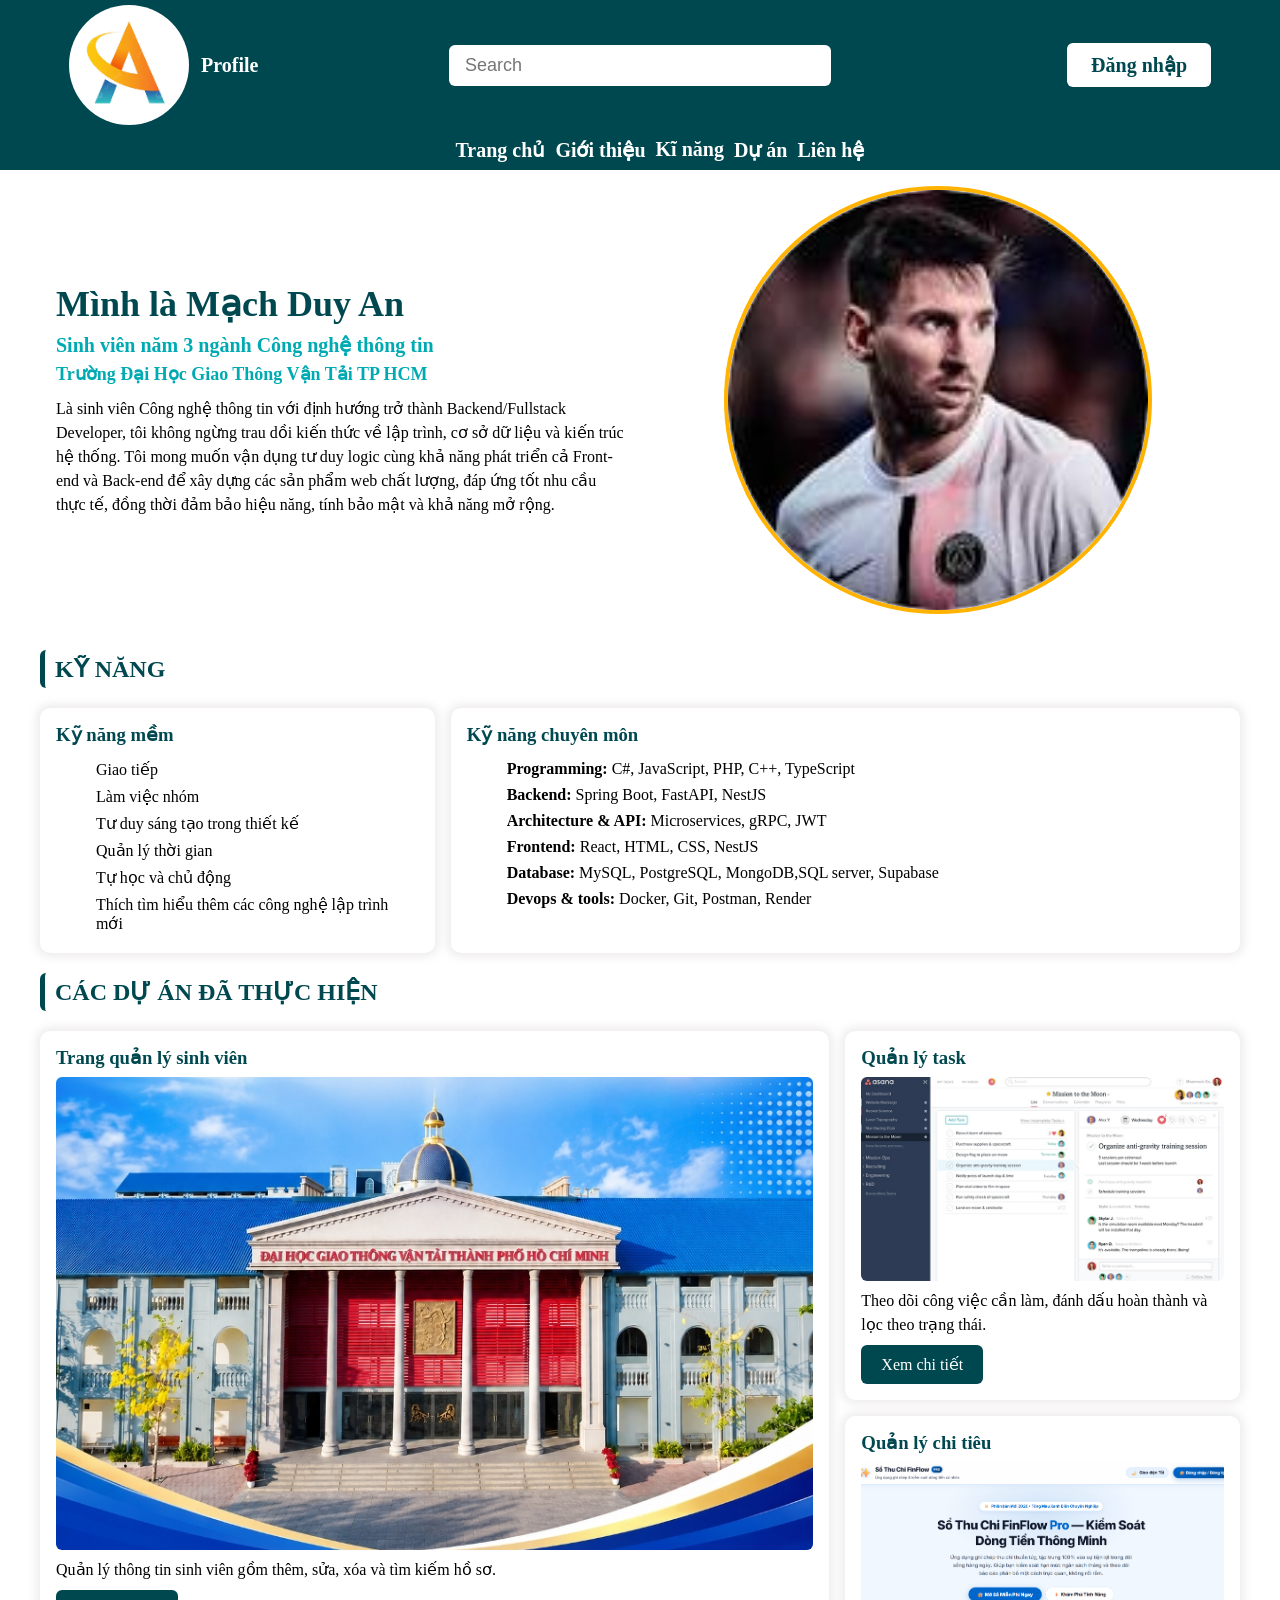
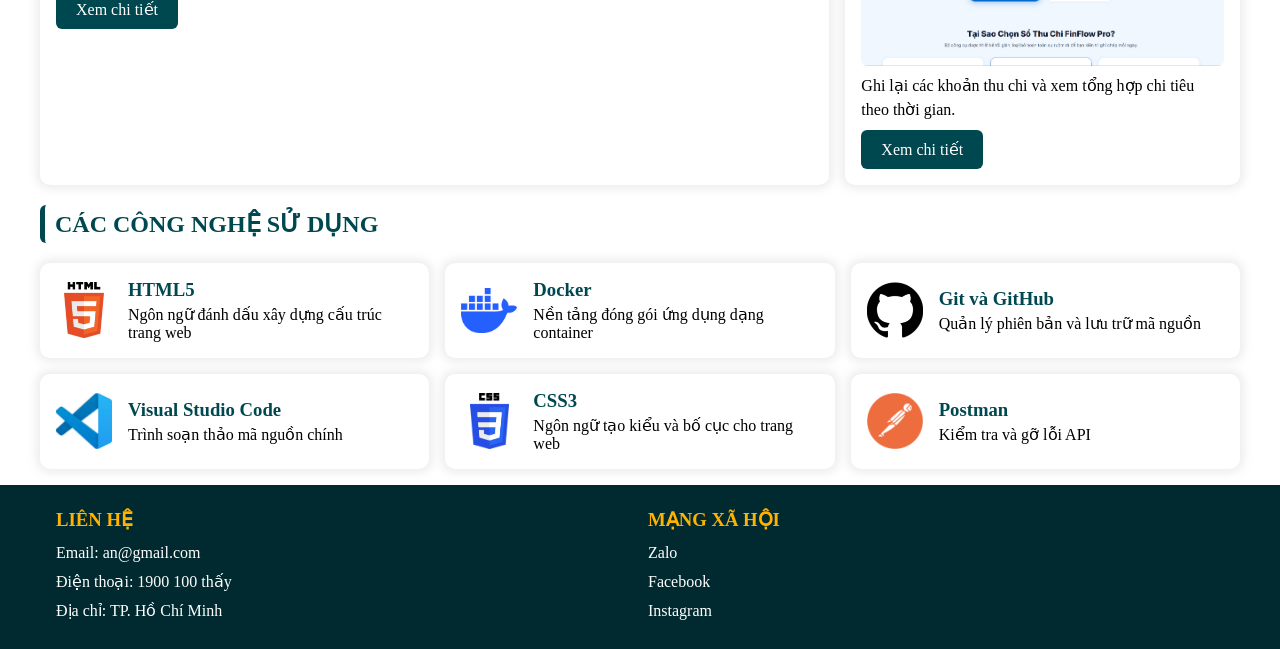
<file: index.html>
<!doctype html>
<html>
  <head>
    <title>Giao diện cơ bản</title>
    <meta charset="utf-8" />
    <meta name="viewport" content="width=device-width, initial-scale=1.0" />
    <link rel="stylesheet" type="text/css" href="style.css" />
  </head>
  <body>
    <header>
      <div class="logo">
        <img src="img/logo.jpg" alt="Ảnh logo" />
        <span class="menu-icon"><img src="img/menu.png" alt="Menu" /></span>
        <span class="profile-name">Profile</span>
      </div>
      <div class="search">
        <input type="text" id="search-input" placeholder="Search" />
      </div>
      <div class="loginbutton">
        <a class="login-btn" href="login.html">Đăng nhập</a>
      </div>
    </header>
    <nav>
      <ul class="menu">
        <li><a href="index.html">Trang chủ</a></li>
        <li><a href="#gioi-thieu">Giới thiệu</a></li>
        <li><a href="#ky-nang">Kĩ năng</a></li>
        <li><a href="#du-an">Dự án</a></li>
        <li><a href="#lien-he">Liên hệ</a></li>
      </ul>
    </nav>
    <section class="profile-section" id="gioi-thieu">
      <div class="profile-card">
        <img class="profile-avatar" src="img/avt.jpg" alt="Ảnh đại diện" />
        <div class="profile-intro">
          <h1>Mình là Mạch Duy An</h1>
          <h3 class="profile-major">
            Sinh viên năm 3 ngành Công nghệ thông tin
          </h3>
          <h3 class="profile-school">
            Trường Đại Học Giao Thông Vận Tải TP HCM
          </h3>
          <p>
            Là sinh viên Công nghệ thông tin với định hướng trở thành
            Backend/Fullstack Developer, tôi không ngừng trau dồi kiến thức về
            lập trình, cơ sở dữ liệu và kiến trúc hệ thống. Tôi mong muốn vận
            dụng tư duy logic cùng khả năng phát triển cả Front-end và Back-end
            để xây dựng các sản phẩm web chất lượng, đáp ứng tốt nhu cầu thực
            tế, đồng thời đảm bảo hiệu năng, tính bảo mật và khả năng mở rộng.
          </p>
        </div>
      </div>
    </section>
    <h2 class="category-title" id="ky-nang">Kỹ năng</h2>
    <section class="skills-section">
      <div class="skill-card">
        <h3>Kỹ năng mềm</h3>
        <ul>
          <li>Giao tiếp</li>
          <li>Làm việc nhóm</li>
          <li>Tư duy sáng tạo trong thiết kế</li>
          <li>Quản lý thời gian</li>
          <li>Tự học và chủ động</li>
          <li>Thích tìm hiểu thêm các công nghệ lập trình mới</li>
        </ul>
      </div>
      <div class="skill-card">
        <h3>Kỹ năng chuyên môn</h3>
        <ul>
          <li><b>Programming:</b> C#, JavaScript, PHP, C++, TypeScript</li>
          <li><b>Backend:</b> Spring Boot, FastAPI, NestJS</li>
          <li><b>Architecture &amp; API:</b> Microservices, gRPC, JWT</li>
          <li><b>Frontend:</b> React, HTML, CSS, NestJS</li>
          <li>
            <b>Database:</b> MySQL, PostgreSQL, MongoDB,SQL server, Supabase
          </li>
          <li><b>Devops &amp; tools:</b> Docker, Git, Postman, Render</li>
        </ul>
      </div>
    </section>
    <h2 class="category-title" id="du-an">Các dự án đã thực hiện</h2>
    <section class="project-section">
      <div class="project-card project-featured">
        <h3>Trang quản lý sinh viên</h3>
        <div class="project-thumb">
          <img src="img/quanlysinhvien.png" alt="Trang quản lý sinh viên" />
        </div>
        <p>Quản lý thông tin sinh viên gồm thêm, sửa, xóa và tìm kiếm hồ sơ.</p>
        <a class="project-btn" href="#">Xem chi tiết</a>
      </div>
      <div class="project-card">
        <h3>Quản lý task</h3>
        <div class="project-thumb">
          <img src="img/quanlytask.jpg" alt="Quản lý task" />
        </div>
        <p>
          Theo dõi công việc cần làm, đánh dấu hoàn thành và lọc theo trạng
          thái.
        </p>
        <a class="project-btn" href="#">Xem chi tiết</a>
      </div>
      <div class="project-card">
        <h3>Quản lý chi tiêu</h3>
        <div class="project-thumb">
          <img src="img/quanlychitieu.png" alt="Quản lý chi tiêu" />
        </div>
        <p>
          Ghi lại các khoản thu chi và xem tổng hợp chi tiêu theo thời gian.
        </p>
        <a class="project-btn" href="#">Xem chi tiết</a>
      </div>
    </section>
    <h2 class="category-title">Các công nghệ sử dụng</h2>
    <section class="tools-section">
      <div class="tool-card">
        <div class="tool-icon"><img src="img/html.png" alt="HTML5" /></div>
        <div>
          <h3>HTML5</h3>
          <p>Ngôn ngữ đánh dấu xây dựng cấu trúc trang web</p>
        </div>
      </div>
      <div class="tool-card">
        <div class="tool-icon"><img src="img/docker.png" alt="Docker" /></div>
        <div>
          <h3>Docker</h3>
          <p>Nền tảng đóng gói ứng dụng dạng container</p>
        </div>
      </div>
      <div class="tool-card">
        <div class="tool-icon">
          <img src="img/github.png" alt="Git và GitHub" />
        </div>
        <div>
          <h3>Git và GitHub</h3>
          <p>Quản lý phiên bản và lưu trữ mã nguồn</p>
        </div>
      </div>
      <div class="tool-card">
        <div class="tool-icon">
          <img src="img/vscode.jpg" alt="Visual Studio Code" />
        </div>
        <div>
          <h3>Visual Studio Code</h3>
          <p>Trình soạn thảo mã nguồn chính</p>
        </div>
      </div>
      <div class="tool-card">
        <div class="tool-icon"><img src="img/css.png" alt="CSS3" /></div>
        <div>
          <h3>CSS3</h3>
          <p>Ngôn ngữ tạo kiểu và bố cục cho trang web</p>
        </div>
      </div>
      <div class="tool-card">
        <div class="tool-icon"><img src="img/postman.png" alt="Postman" /></div>
        <div>
          <h3>Postman</h3>
          <p>Kiểm tra và gỡ lỗi API</p>
        </div>
      </div>
    </section>
    <footer id="lien-he">
      <div class="footer-col">
        <h3>Liên hệ</h3>
        <p>Email: an@gmail.com</p>
        <p>Điện thoại: 1900 100 thấy</p>
        <p>Địa chỉ: TP. Hồ Chí Minh</p>
      </div>
      <div class="footer-col">
        <h3>Mạng xã hội</h3>
        <p><a href="#">Zalo</a></p>
        <p><a href="#">Facebook</a></p>
        <p><a href="#">Instagram</a></p>
      </div>
    </footer>
  </body>
</html>
</file>
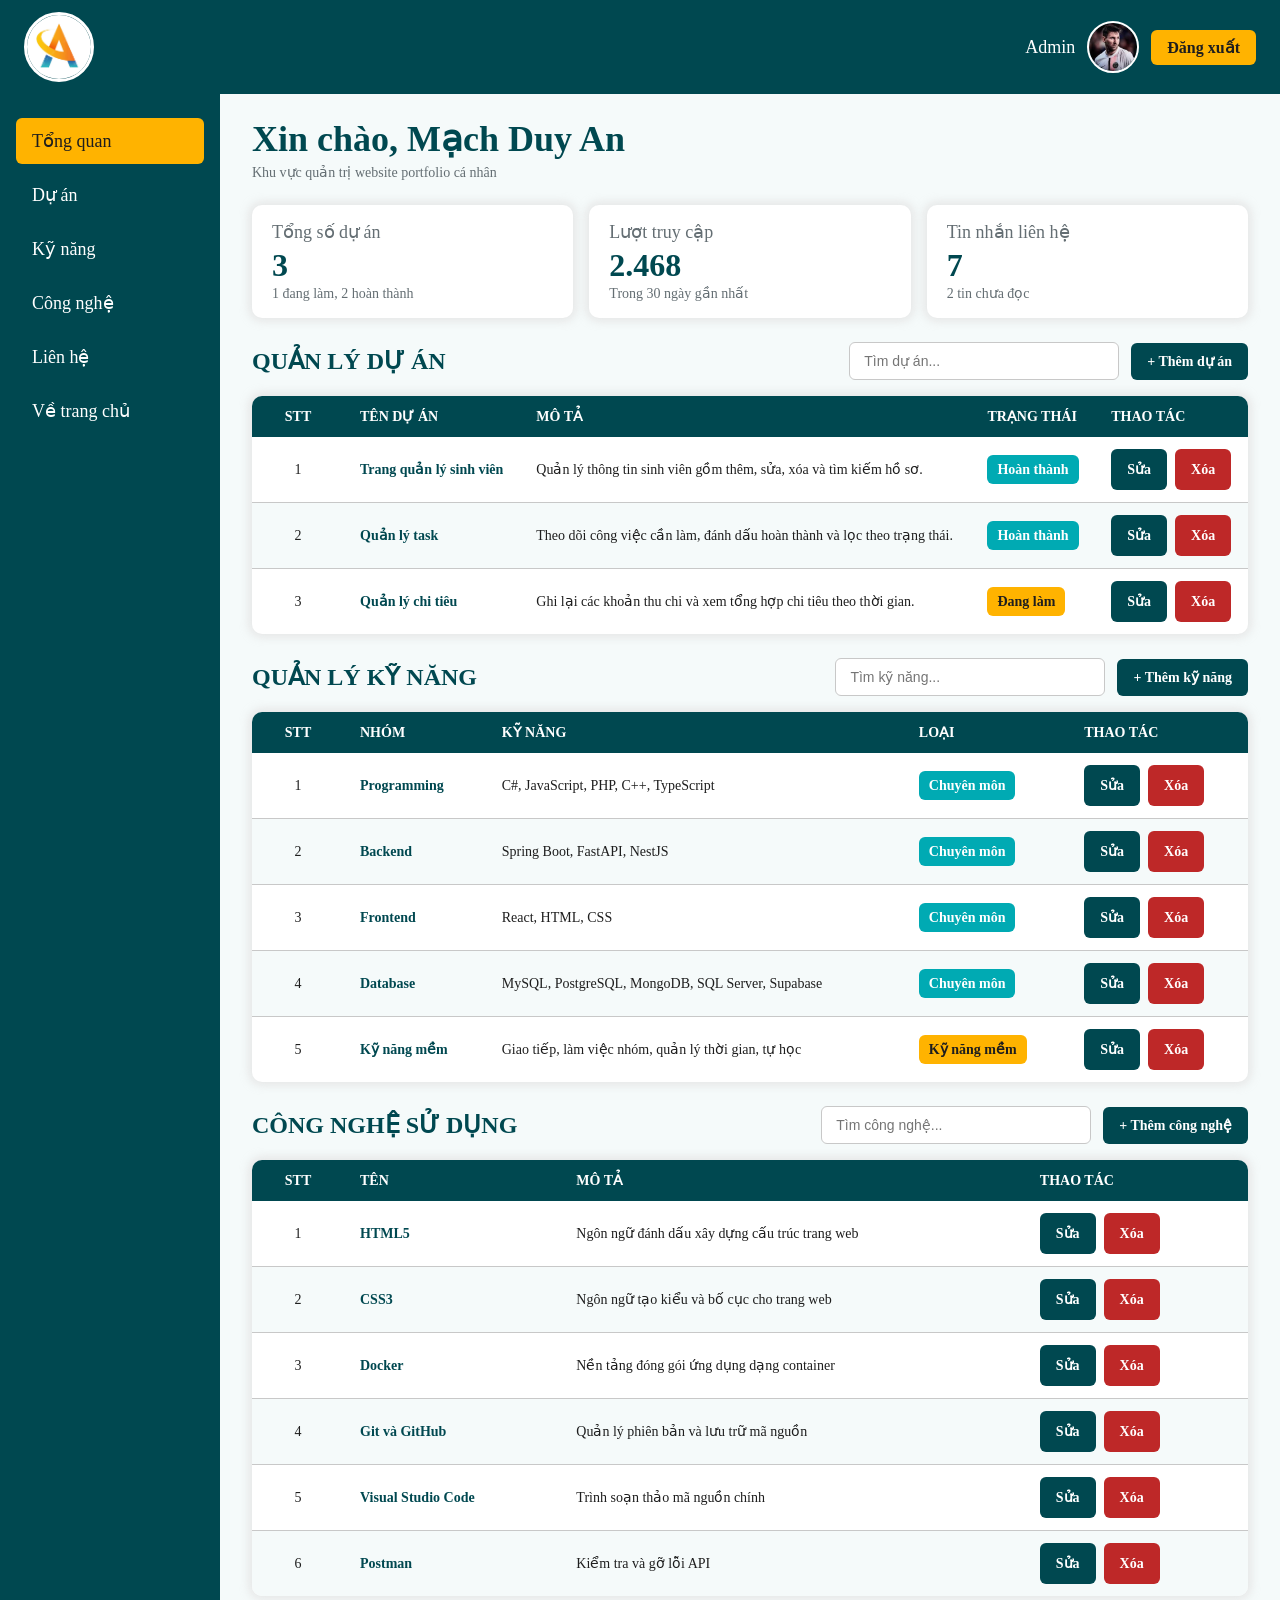
<file: admin.html>
<!doctype html>
<html>
  <head>
    <title>Trang quản trị</title>
    <meta charset="utf-8" />
    <meta name="viewport" content="width=device-width, initial-scale=1.0" />
    <link rel="stylesheet" type="text/css" href="style.css" />
  </head>
  <body class="admin">
    <header class="topbar">
      <div class="brand">
        <img src="img/logo.jpg" alt="Logo" />
      </div>
      <div class="user">
        <span>Admin</span>
        <img src="img/avt.jpg" alt="Ảnh đại diện" />
        <a class="logout" href="login.html">Đăng xuất</a>
      </div>
    </header>

    <div class="layout">
      <aside class="sidebar">
        <ul>
          <li><a class="active" href="#">Tổng quan</a></li>
          <li><a href="#du-an">Dự án</a></li>
          <li><a href="#ky-nang">Kỹ năng</a></li>
          <li><a href="#cong-nghe">Công nghệ</a></li>
          <li><a href="#">Liên hệ</a></li>
          <li><a href="index.html">Về trang chủ</a></li>
        </ul>
      </aside>

      <main class="main">
        <div class="welcome">
          <h1>Xin chào, Mạch Duy An</h1>
          <p>Khu vực quản trị website portfolio cá nhân</p>
        </div>

        <section class="stats">
          <div class="stat">
            <p>Tổng số dự án</p>
            <strong>3</strong>
            <small>1 đang làm, 2 hoàn thành</small>
          </div>
          <div class="stat">
            <p>Lượt truy cập</p>
            <strong>2.468</strong>
            <small>Trong 30 ngày gần nhất</small>
          </div>
          <div class="stat">
            <p>Tin nhắn liên hệ</p>
            <strong>7</strong>
            <small>2 tin chưa đọc</small>
          </div>
        </section>

        <section class="panel" id="du-an">
          <div class="toolbar">
            <h2>Quản lý dự án</h2>
            <div class="actions">
              <input type="text" placeholder="Tìm dự án..." />
              <a class="btn" href="#">+ Thêm dự án</a>
            </div>
          </div>
          <div class="table-box">
            <table>
              <thead>
                <tr>
                  <th>STT</th>
                  <th>Tên dự án</th>
                  <th>Mô tả</th>
                  <th>Trạng thái</th>
                  <th>Thao tác</th>
                </tr>
              </thead>
              <tbody>
                <tr>
                  <td>1</td>
                  <td><b>Trang quản lý sinh viên</b></td>
                  <td>Quản lý thông tin sinh viên gồm thêm, sửa, xóa và tìm kiếm hồ sơ.</td>
                  <td><span class="tag tag-done">Hoàn thành</span></td>
                  <td>
                    <div class="btns">
                      <a class="btn" href="#">Sửa</a>
                      <a class="btn btn-danger" href="#">Xóa</a>
                    </div>
                  </td>
                </tr>
                <tr>
                  <td>2</td>
                  <td><b>Quản lý task</b></td>
                  <td>Theo dõi công việc cần làm, đánh dấu hoàn thành và lọc theo trạng thái.</td>
                  <td><span class="tag tag-done">Hoàn thành</span></td>
                  <td>
                    <div class="btns">
                      <a class="btn" href="#">Sửa</a>
                      <a class="btn btn-danger" href="#">Xóa</a>
                    </div>
                  </td>
                </tr>
                <tr>
                  <td>3</td>
                  <td><b>Quản lý chi tiêu</b></td>
                  <td>Ghi lại các khoản thu chi và xem tổng hợp chi tiêu theo thời gian.</td>
                  <td><span class="tag tag-doing">Đang làm</span></td>
                  <td>
                    <div class="btns">
                      <a class="btn" href="#">Sửa</a>
                      <a class="btn btn-danger" href="#">Xóa</a>
                    </div>
                  </td>
                </tr>
              </tbody>
            </table>
          </div>
        </section>

        <section class="panel" id="ky-nang">
          <div class="toolbar">
            <h2>Quản lý kỹ năng</h2>
            <div class="actions">
              <input type="text" placeholder="Tìm kỹ năng..." />
              <a class="btn" href="#">+ Thêm kỹ năng</a>
            </div>
          </div>
          <div class="table-box">
            <table>
              <thead>
                <tr>
                  <th>STT</th>
                  <th>Nhóm</th>
                  <th>Kỹ năng</th>
                  <th>Loại</th>
                  <th>Thao tác</th>
                </tr>
              </thead>
              <tbody>
                <tr>
                  <td>1</td>
                  <td><b>Programming</b></td>
                  <td>C#, JavaScript, PHP, C++, TypeScript</td>
                  <td><span class="tag tag-done">Chuyên môn</span></td>
                  <td>
                    <div class="btns">
                      <a class="btn" href="#">Sửa</a>
                      <a class="btn btn-danger" href="#">Xóa</a>
                    </div>
                  </td>
                </tr>
                <tr>
                  <td>2</td>
                  <td><b>Backend</b></td>
                  <td>Spring Boot, FastAPI, NestJS</td>
                  <td><span class="tag tag-done">Chuyên môn</span></td>
                  <td>
                    <div class="btns">
                      <a class="btn" href="#">Sửa</a>
                      <a class="btn btn-danger" href="#">Xóa</a>
                    </div>
                  </td>
                </tr>
                <tr>
                  <td>3</td>
                  <td><b>Frontend</b></td>
                  <td>React, HTML, CSS</td>
                  <td><span class="tag tag-done">Chuyên môn</span></td>
                  <td>
                    <div class="btns">
                      <a class="btn" href="#">Sửa</a>
                      <a class="btn btn-danger" href="#">Xóa</a>
                    </div>
                  </td>
                </tr>
                <tr>
                  <td>4</td>
                  <td><b>Database</b></td>
                  <td>MySQL, PostgreSQL, MongoDB, SQL Server, Supabase</td>
                  <td><span class="tag tag-done">Chuyên môn</span></td>
                  <td>
                    <div class="btns">
                      <a class="btn" href="#">Sửa</a>
                      <a class="btn btn-danger" href="#">Xóa</a>
                    </div>
                  </td>
                </tr>
                <tr>
                  <td>5</td>
                  <td><b>Kỹ năng mềm</b></td>
                  <td>Giao tiếp, làm việc nhóm, quản lý thời gian, tự học</td>
                  <td><span class="tag tag-doing">Kỹ năng mềm</span></td>
                  <td>
                    <div class="btns">
                      <a class="btn" href="#">Sửa</a>
                      <a class="btn btn-danger" href="#">Xóa</a>
                    </div>
                  </td>
                </tr>
              </tbody>
            </table>
          </div>
        </section>

        <section class="panel" id="cong-nghe">
          <div class="toolbar">
            <h2>Công nghệ sử dụng</h2>
            <div class="actions">
              <input type="text" placeholder="Tìm công nghệ..." />
              <a class="btn" href="#">+ Thêm công nghệ</a>
            </div>
          </div>
          <div class="table-box">
            <table>
              <thead>
                <tr>
                  <th>STT</th>
                  <th>Tên</th>
                  <th>Mô tả</th>
                  <th>Thao tác</th>
                </tr>
              </thead>
              <tbody>
                <tr>
                  <td>1</td>
                  <td><b>HTML5</b></td>
                  <td>Ngôn ngữ đánh dấu xây dựng cấu trúc trang web</td>
                  <td>
                    <div class="btns">
                      <a class="btn" href="#">Sửa</a>
                      <a class="btn btn-danger" href="#">Xóa</a>
                    </div>
                  </td>
                </tr>
                <tr>
                  <td>2</td>
                  <td><b>CSS3</b></td>
                  <td>Ngôn ngữ tạo kiểu và bố cục cho trang web</td>
                  <td>
                    <div class="btns">
                      <a class="btn" href="#">Sửa</a>
                      <a class="btn btn-danger" href="#">Xóa</a>
                    </div>
                  </td>
                </tr>
                <tr>
                  <td>3</td>
                  <td><b>Docker</b></td>
                  <td>Nền tảng đóng gói ứng dụng dạng container</td>
                  <td>
                    <div class="btns">
                      <a class="btn" href="#">Sửa</a>
                      <a class="btn btn-danger" href="#">Xóa</a>
                    </div>
                  </td>
                </tr>
                <tr>
                  <td>4</td>
                  <td><b>Git và GitHub</b></td>
                  <td>Quản lý phiên bản và lưu trữ mã nguồn</td>
                  <td>
                    <div class="btns">
                      <a class="btn" href="#">Sửa</a>
                      <a class="btn btn-danger" href="#">Xóa</a>
                    </div>
                  </td>
                </tr>
                <tr>
                  <td>5</td>
                  <td><b>Visual Studio Code</b></td>
                  <td>Trình soạn thảo mã nguồn chính</td>
                  <td>
                    <div class="btns">
                      <a class="btn" href="#">Sửa</a>
                      <a class="btn btn-danger" href="#">Xóa</a>
                    </div>
                  </td>
                </tr>
                <tr>
                  <td>6</td>
                  <td><b>Postman</b></td>
                  <td>Kiểm tra và gỡ lỗi API</td>
                  <td>
                    <div class="btns">
                      <a class="btn" href="#">Sửa</a>
                      <a class="btn btn-danger" href="#">Xóa</a>
                    </div>
                  </td>
                </tr>
              </tbody>
            </table>
          </div>
        </section>
      </main>
    </div>
  </body>
</html>
</file>
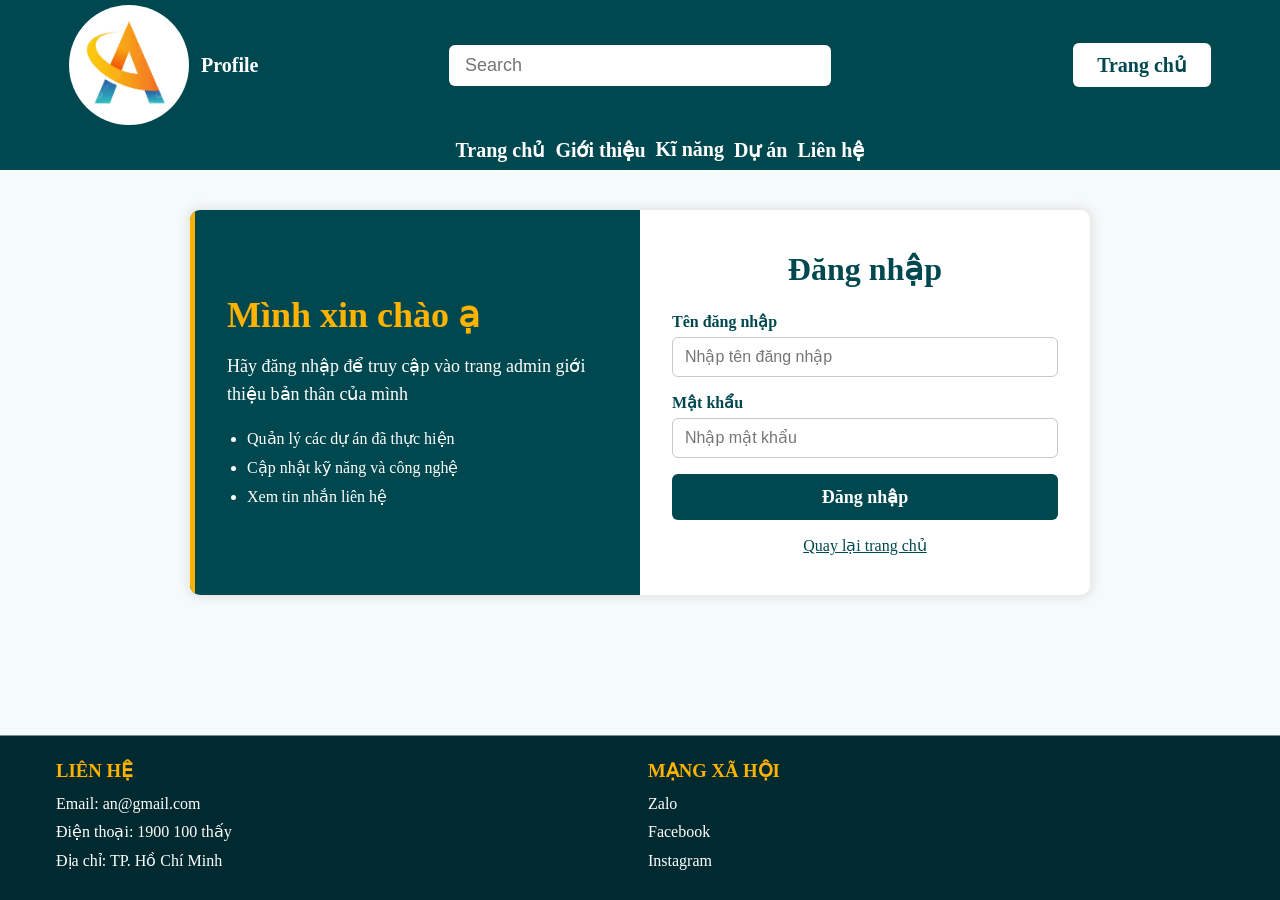
<file: login.html>
<!doctype html>
<html>
  <head>
    <title>Đăng nhập</title>
    <meta charset="utf-8" />
    <meta name="viewport" content="width=device-width, initial-scale=1.0" />
    <link rel="stylesheet" type="text/css" href="style.css" />
  </head>
  <body class="auth">
    <header>
      <div class="logo">
        <img src="img/logo.jpg" alt="Ảnh logo" />
        <span class="menu-icon"><img src="img/menu.png" alt="Menu" /></span>
        <span class="profile-name">Profile</span>
      </div>
      <div class="search">
        <input type="text" id="search-input" placeholder="Search" />
      </div>
      <div class="loginbutton">
        <a class="login-btn" href="index.html">Trang chủ</a>
      </div>
    </header>
    <nav>
      <ul class="menu">
        <li><a href="index.html">Trang chủ</a></li>
        <li><a href="index.html#gioi-thieu">Giới thiệu</a></li>
        <li><a href="index.html#ky-nang">Kĩ năng</a></li>
        <li><a href="index.html#du-an">Dự án</a></li>
        <li><a href="index.html#lien-he">Liên hệ</a></li>
      </ul>
    </nav>

    <main class="login">
      <div class="intro">
        <h2>Mình xin chào ạ</h2>
        <p>
          Hãy đăng nhập để truy cập vào trang admin giới thiệu bản thân của mình
        </p>
        <ul>
          <li>Quản lý các dự án đã thực hiện</li>
          <li>Cập nhật kỹ năng và công nghệ</li>
          <li>Xem tin nhắn liên hệ</li>
        </ul>
      </div>
      <div class="box">
        <h1>Đăng nhập</h1>
        <label for="username">Tên đăng nhập</label>
        <input
          type="text"
          id="username"
          name="username"
          placeholder="Nhập tên đăng nhập" />
        <label for="password">Mật khẩu</label>
        <input
          type="password"
          id="password"
          name="password"
          placeholder="Nhập mật khẩu" />
        <a class="submit" href="admin.html">Đăng nhập</a>
        <a class="back" href="index.html">Quay lại trang chủ</a>
      </div>
    </main>

    <footer id="lien-he">
      <div class="footer-col">
        <h3>Liên hệ</h3>
        <p>Email: an@gmail.com</p>
        <p>Điện thoại: 1900 100 thấy</p>
        <p>Địa chỉ: TP. Hồ Chí Minh</p>
      </div>
      <div class="footer-col">
        <h3>Mạng xã hội</h3>
        <p><a href="#">Zalo</a></p>
        <p><a href="#">Facebook</a></p>
        <p><a href="#">Instagram</a></p>
      </div>
    </footer>
  </body>
</html>
</file>
<file: style.css>
*{
    margin:0px;
}
html{
    scroll-behavior:smooth;
}
:root{
    --color-primary: rgb(0, 72, 80);
    --color-secondary: rgb(255, 179, 0);
    --color-accent: rgb(0, 170, 179);
    --color-dark: rgb(0, 42, 48);
    --color-background: rgb(245, 250, 250);
    --color-surface: rgb(255, 255, 255);
    --color-text: rgb(30, 30, 30);
    --color-muted: rgb(100, 110, 115);
    --color-border: rgb(200, 200, 200);
    --color-thumb: rgb(230, 230, 230);
    --color-danger: rgb(190, 40, 40);
    --shadow: rgba(200, 190, 190, 0.346) 0px 0px 10px 3px;
    --font-size-small: 14px;
    --font-size-normal: 16px;
    --font-size-base: 18px;
    --font-size-medium: 20px;
    --font-size-large: 24px;
    --font-size-xlarge: 32px;
    --font-size-title: 36px;
    --radius: 6px;
    --radius-card: 10px;
    --radius-round: 50%;
}
body{
    width:1200px;
    max-width: 100%;
    margin:auto;
}
img{
    width:100%;
}

header{
    background-color: var(--color-primary);
    min-height:80px;
    display:grid;
    grid-template-columns: 1fr auto 1fr;
    align-items:center;
    gap:16px;
    padding:0px 24px;
    box-sizing:border-box;
    box-shadow: 0 0 0 100vmax var(--color-primary);
    clip-path: inset(0 -100vmax);
}
header .loginbutton{
    justify-self:end;
}
.logo{
    display:flex;
    align-items: center;
    gap:12px;
    padding:5px;
}
.logo img{
    width:120px;
    height:120px;
    object-fit: cover;
    border-radius: var(--radius-round);
}
.profile-name{
    color: var(--color-surface);
    font-size: var(--font-size-medium);
    font-weight: bold;
    line-height: 1;
}
#search-input{
    outline:none;
    border-radius: var(--radius);
    border:none;
    padding:10px 16px;
    font-size: var(--font-size-base);
    width: 350px;
}
.loginbutton{
    display:flex;
    padding:5px;
    align-items: center;
}
.login-btn{
    background-color: var(--color-surface);
    color: var(--color-primary);
    font-size: var(--font-size-medium);
    font-weight: bold;
    padding: 10px 24px;
    border-radius: var(--radius);
    text-decoration: none;
}
.login-btn:hover,
.project-btn:hover,
.submit:hover,
.btn:hover{
    background-color: var(--color-secondary);
    color: var(--color-text);
}
.footer-col a:hover{
    color: var(--color-secondary);
}
.box .back:hover{
    color: var(--color-accent);
}
nav{
    background-color: var(--color-primary);
    display:flex;
    justify-content: center;
    box-shadow: 0 0 0 100vmax var(--color-primary);
    clip-path: inset(0 -100vmax);
}
.menu-icon{
    display:none;
}
.menu-icon img{
    filter: invert(1);
}
.menu{
    display:flex;
    list-style: none;
}
.menu>li{
    padding:8px 5px;
    border-radius: var(--radius);
}
.menu a{
    text-decoration: none;
    color: var(--color-surface);
    font-size: var(--font-size-medium);
    font-weight: bold;
}
.menu>li:hover{
    background-color: var(--color-secondary);
}
.category-title{
    border-left: 5px var(--color-primary) solid;
    padding: 5px 10px;
    color: var(--color-primary);
    border-radius: var(--radius);
    margin: 20px 0px;
    text-transform: uppercase;
}
footer{
    background-color: var(--color-dark);
    color: var(--color-surface);
    min-height:80px;
    display:grid;
    grid-template-columns: repeat(2, 1fr);
    gap:16px;
    padding:24px 16px;
    box-shadow: 0 0 0 100vmax var(--color-dark);
    clip-path: inset(0 -100vmax);
}
.footer-col h3{
    color: var(--color-secondary);
    text-transform: uppercase;
    margin-bottom:8px;
}
.footer-col p{
    line-height:1.8;
}
.footer-col a{
    color: var(--color-surface);
    text-decoration:none;
}
.profile-card{
    display:grid;
    grid-template-columns: 1fr 1fr;
    gap:24px;
    align-items:center;
    padding:16px;
}
.profile-intro{
    order:1;
}
.profile-avatar{
    order:2;
    max-width:420px;
    aspect-ratio:1 / 1;
    justify-self:center;
    object-fit:cover;
    border-radius: var(--radius-round);
    border:4px solid var(--color-secondary);
}
.profile-intro h1{
    color: var(--color-primary);
    font-size: var(--font-size-title);
}
.profile-major{
    color: var(--color-accent);
    font-size: var(--font-size-medium);
    margin-top:8px;
}
.profile-school{
    color: var(--color-accent);
    font-size: var(--font-size-base);
    margin-top:6px;
}
.profile-intro p{
    margin-top:12px;
    line-height:1.5;
}
.skills-section{
    display:grid;
    grid-template-columns: 1fr 2fr;
    gap:16px;
}
.skill-card{
    background-color: var(--color-surface);
    padding:16px;
    border-radius: var(--radius-card);
    box-shadow: var(--shadow);
}
.skill-card h3{
    color: var(--color-primary);
    margin-bottom:10px;
}
.skill-card ul{
    list-style:none;
}
.skill-card li{
    padding:4px 0px;
}
.tools-section{
    display:grid;
    grid-template-columns: repeat(3, 1fr);
    gap:16px;
    margin-bottom:16px;
}
.tool-card{
    display:flex;
    align-items:center;
    gap:16px;
    background-color: var(--color-surface);
    padding:16px;
    border-radius: var(--radius-card);
    box-shadow: var(--shadow);
}
.tool-icon{
    width:56px;
    height:56px;
    flex-shrink:0;
}
.tool-icon img{
    height:100%;
    object-fit:contain;
}
.tool-card h3{
    color: var(--color-primary);
    margin-bottom:4px;
}
.project-section{
    display:grid;
    grid-template-columns: 2fr 1fr;
    gap:16px;
}
.project-card{
    background-color: var(--color-surface);
    padding:16px;
    border-radius: var(--radius-card);
    box-shadow: var(--shadow);
}
.project-featured{
    grid-row: span 2;
}
.project-card h3{
    color: var(--color-primary);
    margin-bottom:8px;
}
.project-thumb{
    aspect-ratio: 16 / 9;
    background-color: var(--color-thumb);
    border-radius: var(--radius);
    margin-bottom:8px;
    overflow:hidden;
}
.project-featured .project-thumb{
    aspect-ratio: 16 / 10;
}
.project-thumb img{
    height:100%;
    object-fit:cover;
}
.project-card p{
    line-height:1.5;
}
.project-btn{
    display:inline-block;
    background-color: var(--color-primary);
    color: var(--color-surface);
    padding:10px 20px;
    border-radius: var(--radius);
    text-decoration:none;
    margin-top:8px;
}
@media(max-width: 1023px){
    .tools-section{
        grid-template-columns: repeat(2, 1fr);
    }
    #search-input{
        width:240px;
    }
    .project-section{
        grid-template-columns: 1fr;
    }
    .project-featured{
        grid-row: auto;
    }
}
@media(max-width: 767px){
    header{
        display:flex;
        justify-content:space-between;
        padding:8px 12px;
        gap:8px;
    }
    .logo{
        gap:8px;
        padding:0px;
    }
    .logo img{
        width:56px;
        height:56px;
    }
    .menu-icon{
        display:block;
        width:36px;
        order:-1;
    }
    .profile-name{
        font-size: var(--font-size-normal);
    }
    .search{
        flex:1;
        min-width:0;
        max-width:220px;
    }
    #search-input{
        width:100%;
        min-width:0;
        box-sizing:border-box;
        font-size: var(--font-size-small);
        padding:8px 12px;
    }
    .login-btn{
        font-size: var(--font-size-small);
        padding:8px 12px;
        white-space:nowrap;
    }
    nav{
        display:none;
    }
    .profile-card{
        grid-template-columns: 1fr;
        justify-items:center;
        text-align:center;
    }
    .profile-intro,
    .profile-avatar{
        order:0;
    }
    .profile-avatar{
        width:200px;
        height:200px;
    }
    .skills-section,
    .tools-section,
    footer{
        grid-template-columns: 1fr;
    }
}

.auth{
    min-height:100vh;
    display:flex;
    flex-direction:column;
    background-color: var(--color-background);
    color: var(--color-text);
}
.auth footer{
    margin-top:auto;
}
.login{
    width:calc(100% - 32px);
    max-width:900px;
    margin:40px auto;
    display:grid;
    grid-template-columns: 1fr 1fr;
    box-shadow: var(--shadow);
    border-radius: var(--radius-card);
    overflow:hidden;
}
.intro{
    background-color: var(--color-primary);
    color: var(--color-surface);
    padding:40px 32px;
    display:flex;
    flex-direction:column;
    justify-content:center;
    gap:16px;
    border-left:5px solid var(--color-secondary);
}
.intro h2{
    font-size: var(--font-size-title);
    color: var(--color-secondary);
}
.intro p{
    font-size: var(--font-size-base);
    line-height:1.6;
}
.intro ul{
    padding-left:20px;
    line-height:1.8;
}
.box{
    background-color: var(--color-surface);
    padding:40px 32px;
    display:flex;
    flex-direction:column;
    justify-content:center;
}
.box h1{
    color: var(--color-primary);
    text-align:center;
    margin-bottom:24px;
}
.box label{
    display:block;
    color: var(--color-primary);
    font-weight:bold;
    margin-bottom:6px;
}
.box input{
    width:100%;
    box-sizing:border-box;
    padding:10px 12px;
    font-size: var(--font-size-normal);
    border:1px solid var(--color-border);
    border-radius: var(--radius);
    margin-bottom:16px;
}
.submit{
    display:block;
    text-align:center;
    padding:12px;
    font-size: var(--font-size-base);
    font-weight:bold;
    color: var(--color-surface);
    background-color: var(--color-primary);
    border-radius: var(--radius);
    text-decoration:none;
}
.box .back{
    display:block;
    text-align:center;
    margin-top:16px;
    color: var(--color-primary);
}

.admin{
    width:100%;
    max-width:none;
    background-color: var(--color-background);
    color: var(--color-text);
}
.topbar{
    display:flex;
    justify-content:space-between;
    align-items:center;
    flex-wrap:wrap;
    gap:12px;
    padding:12px 24px;
    background-color: var(--color-primary);
    min-height:80px;
}
.brand{
    display:flex;
    align-items:center;
    gap:12px;
}
.brand img{
    width:64px;
    height:64px;
    object-fit:cover;
    border-radius: var(--radius-round);
    border:3px solid var(--color-surface);
}
.user{
    display:flex;
    align-items:center;
    gap:12px;
}
.user span{
    color: var(--color-surface);
    font-size: var(--font-size-base);
}
.user img{
    width:48px;
    height:48px;
    object-fit:cover;
    border-radius: var(--radius-round);
    border:2px solid var(--color-surface);
}
.logout{
    color: var(--color-text);
    background-color: var(--color-secondary);
    font-weight:bold;
    text-decoration:none;
    padding:8px 16px;
    border-radius: var(--radius);
}
.logout:hover{
    background-color: var(--color-surface);
    color: var(--color-primary);
}
.layout{
    display:grid;
    grid-template-columns: 220px 1fr;
    min-height: calc(100vh - 80px);
}
.sidebar{
    background-color: var(--color-primary);
    padding:24px 16px;
}
.sidebar ul{
    list-style:none;
    padding:0px;
    display:flex;
    flex-direction:column;
    gap:8px;
}
.sidebar a{
    display:block;
    padding:12px 16px;
    color: var(--color-surface);
    text-decoration:none;
    font-size: var(--font-size-base);
    border-radius: var(--radius);
}
.sidebar a.active,
.sidebar a:hover{
    background-color: var(--color-secondary);
    color: var(--color-text);
}
.main{
    display:flex;
    flex-direction:column;
    gap:24px;
    padding:24px 32px;
    min-width:0;
}
.welcome h1{
    color: var(--color-primary);
    font-size: var(--font-size-title);
}
.welcome p{
    color: var(--color-muted);
    font-size: var(--font-size-small);
    margin-top:4px;
}
.stats{
    display:grid;
    grid-template-columns: repeat(auto-fit, minmax(200px, 1fr));
    gap:16px;
}
.stat{
    background-color: var(--color-surface);
    padding:16px 20px;
    border-radius: var(--radius-card);
    box-shadow: var(--shadow);
}
.stat p{
    color: var(--color-muted);
    font-size: var(--font-size-base);
}
.stat strong{
    display:block;
    color: var(--color-primary);
    font-size: var(--font-size-xlarge);
    margin-top:4px;
}
.stat small{
    color: var(--color-muted);
    font-size: var(--font-size-small);
}
.toolbar{
    display:flex;
    justify-content:space-between;
    align-items:center;
    flex-wrap:wrap;
    gap:12px;
}
.toolbar h2{
    color: var(--color-primary);
    font-size: var(--font-size-large);
    text-transform:uppercase;
}
.actions{
    display:flex;
    gap:12px;
    flex-wrap:wrap;
    align-items:center;
}
.actions input{
    padding:10px 14px;
    font-size: var(--font-size-small);
    border:1px solid var(--color-border);
    border-radius: var(--radius);
    width:240px;
}
.btn{
    display:inline-block;
    padding:10px 16px;
    font-size: var(--font-size-small);
    font-weight:bold;
    border-radius: var(--radius);
    text-decoration:none;
    color: var(--color-surface);
    background-color: var(--color-primary);
}
.btn-danger{
    background-color: var(--color-danger);
}
.panel{
    display:flex;
    flex-direction:column;
    gap:16px;
}
.table-box{
    background-color: var(--color-surface);
    border-radius: var(--radius-card);
    box-shadow: var(--shadow);
    overflow-x:auto;
}
table{
    width:100%;
    border-collapse:collapse;
    font-size: var(--font-size-small);
}
th,
td{
    padding:12px 16px;
    text-align:left;
}
th{
    background-color: var(--color-primary);
    color: var(--color-surface);
    text-transform:uppercase;
    white-space:nowrap;
}
td{
    border-bottom:1px solid var(--color-border);
    line-height:1.5;
}
th:first-child,
td:first-child{
    width:60px;
    text-align:center;
}
tbody tr:nth-child(even){
    background-color: var(--color-background);
}
tbody tr:hover{
    background-color: var(--color-thumb);
}
tbody tr:last-child td{
    border-bottom:none;
}
td b{
    color: var(--color-primary);
}
.tag{
    display:inline-block;
    padding:4px 10px;
    border-radius: var(--radius);
    font-weight:bold;
    white-space:nowrap;
}
.tag-done{
    background-color: var(--color-accent);
    color: var(--color-surface);
}
.tag-doing{
    background-color: var(--color-secondary);
    color: var(--color-text);
}
.btns{
    display:flex;
    gap:8px;
}
@media(max-width: 1023px){
    .layout{
        grid-template-columns: 180px 1fr;
    }
    .main{
        padding:24px 20px;
    }
}
@media(max-width: 767px){
    .topbar{
        padding:12px 16px;
    }
    .brand img{
        width:48px;
        height:48px;
    }
    .layout{
        grid-template-columns: 1fr;
    }
    .sidebar{
        padding:12px 16px;
    }
    .sidebar ul{
        flex-direction:row;
        flex-wrap:wrap;
    }
    .sidebar a{
        padding:8px 12px;
    }
    .main{
        padding:16px;
    }
    .actions input{
        width:100%;
    }
    table{
        min-width:640px;
    }
    th,
    td{
        padding:10px 12px;
    }
    .login{
        grid-template-columns: 1fr;
        margin:24px auto;
    }
    .intro{
        padding:24px 20px;
    }
    .intro h2{
        font-size: var(--font-size-large);
    }
    .box{
        padding:24px 20px;
    }
}
</file>
